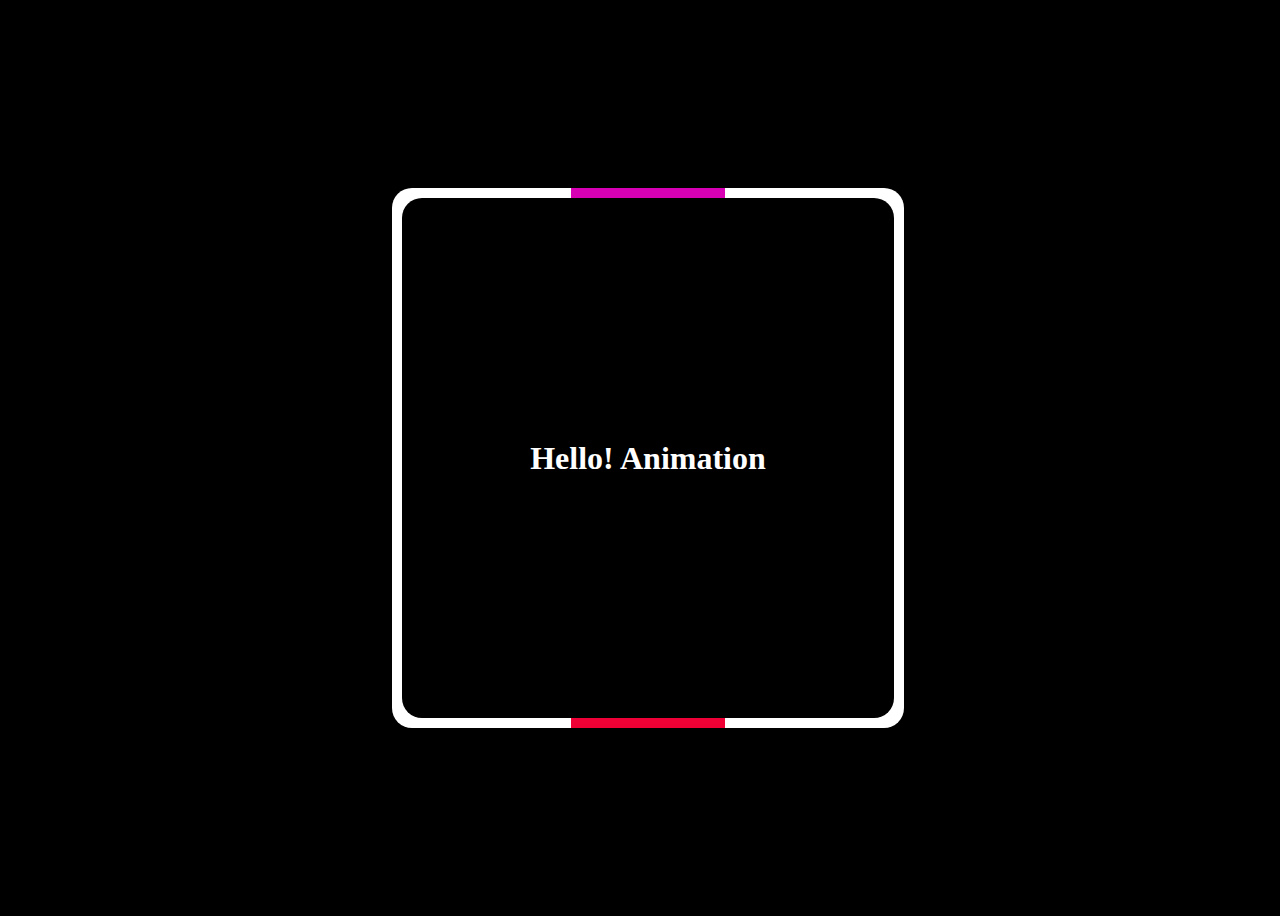
<file: border-animation/index.html>
<!DOCTYPE html>
<html lang="en">
<head>
    <meta charset="UTF-8">
    <meta name="viewport" content="width=device-width, initial-scale=1.0">
    <title>Animation</title>
    <link rel="stylesheet" href="style.css">
</head>
<body>
    
    <div class="container">
        <h1>Hello! Animation</h1>
    </div>

</body>
</html>
</file>
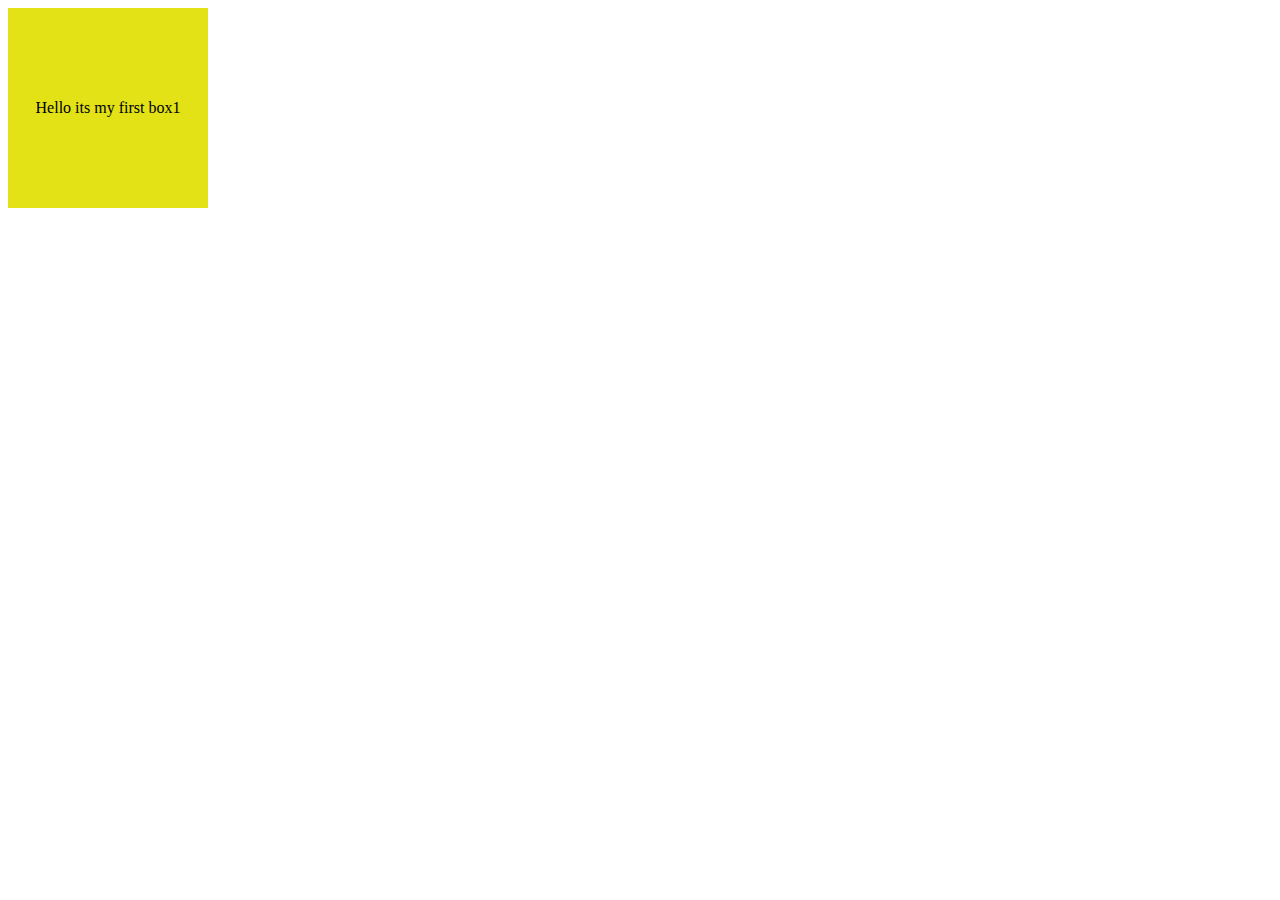
<file: DragAndDrop/index.html>
<!DOCTYPE html>
<html lang="en">
<head>
    <meta charset="UTF-8">
    <meta name="viewport" content="width=device-width, initial-scale=1.0">
    <title>Drag and Drop</title>
    <link href="https://cdn.jsdelivr.net/npm/bootstrap@5.2.3/dist/css/bootstrap.min.css" rel="stylesheet" integrity="sha384-rbsA2VBKQhggwzxH7pPCaAqO46MgnOM80zW1RWuH61DGLwZJEdK2Kadq2F9CUG65" crossorigin="anonymous">
    <style>
        .box {
            background-color: rgb(226, 226, 23);
            position: fixed;
            height: 200px;
            width: 200px;
            display: flex;
            justify-content: center;
            align-items: center;
            cursor: move;
        }
    </style>
</head>
<body>
    

    <div class="cotainer">

        <div class="box" id="card">
            Hello its my first box
        </div>

        <div class="box" >
            Hello its my first box1
        </div>

        
    </div>



    <script src="script.js"></script>
</body>
</html>
</file>
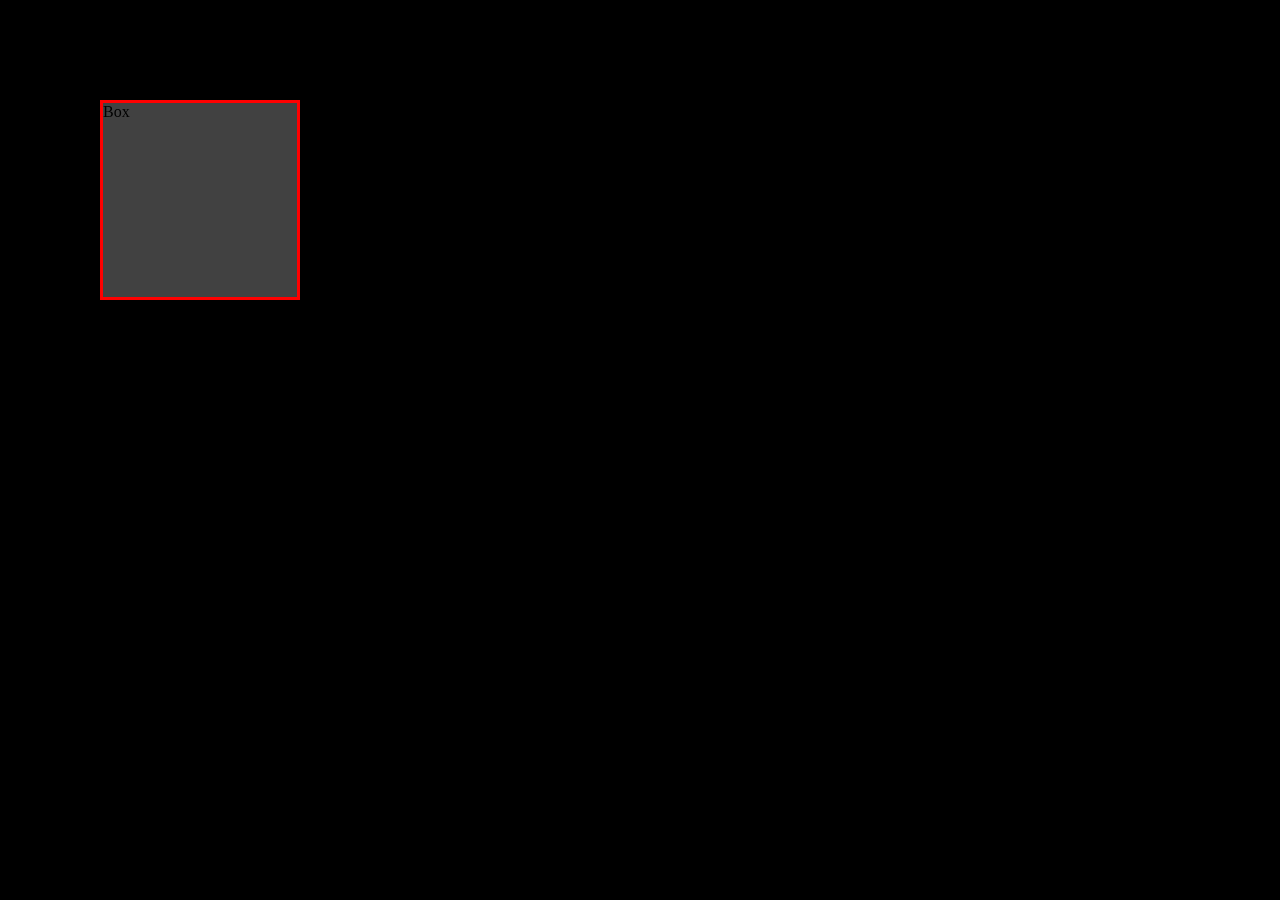
<file: tilted-img/index.html>
<!DOCTYPE html>
<html lang="en">
<head>
    <meta charset="UTF-8">
    <meta name="viewport" content="width=device-width, initial-scale=1.0">
    <title>Box - Rotate</title>

    <style>
        *{
            margin: 0;
            padding: 0;
            box-sizing: border-box;
        }
        
        body{
            width: 100vw;
            height: 100vh;
            background-color: black;
        }
        
        .content {
            width: 400px;
            height: 400px;
            color: white;
            display: flex;
            justify-content: center;
            align-items: center;
        }

        .box {
            width: 200px ;
            height: 200px;
            border: 3px solid red;
            color: black;
            background-color: rgb(65, 65, 65);
        }


    </style>




</head>
<body>
    

    <div class="content">

        <div class="box" data-tilt data-tilt-glare>Box</div>

    </div>

    <script src="tilt.js"></script>
</body>
</html>
</file>
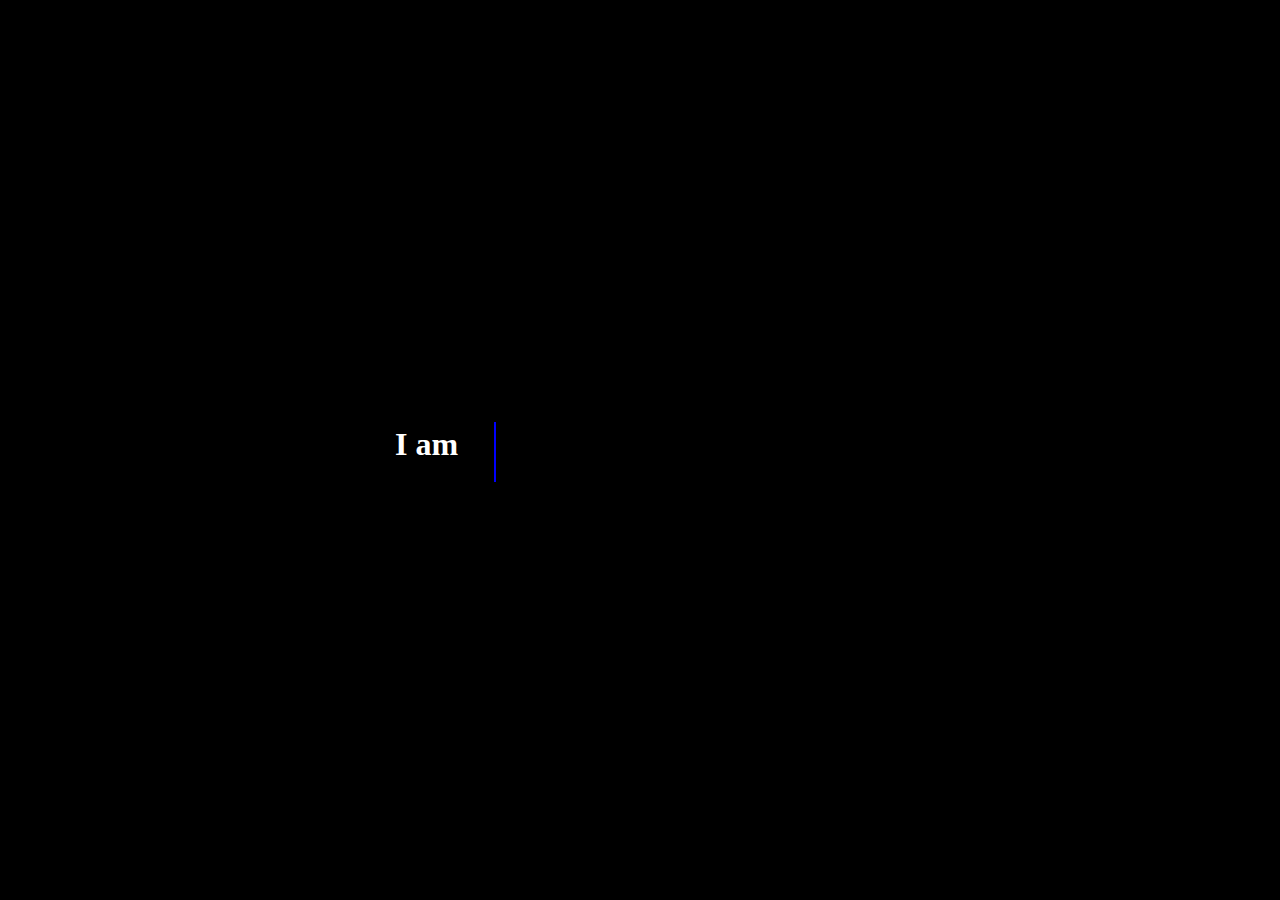
<file: type-animation/index.html>
<!DOCTYPE html>
<html lang="en">
<head>
    <meta charset="UTF-8">
    <meta name="viewport" content="width=device-width, initial-scale=1.0">
    <title>Type-animation</title>
    <link rel="stylesheet" href="style.css">
</head>
<body>
    

    <div class="container">

        <div class="content">
            <h1>I am</h1>

            <ul>
                <li>Web Developer</li>
                <li>Coder</li>
                <li>Gamer</li>
                <li>Cricketer</li>
            </ul>
            <div class="list">
                
            </div>

        </div>
        


    </div>



</body>
</html>
</file>
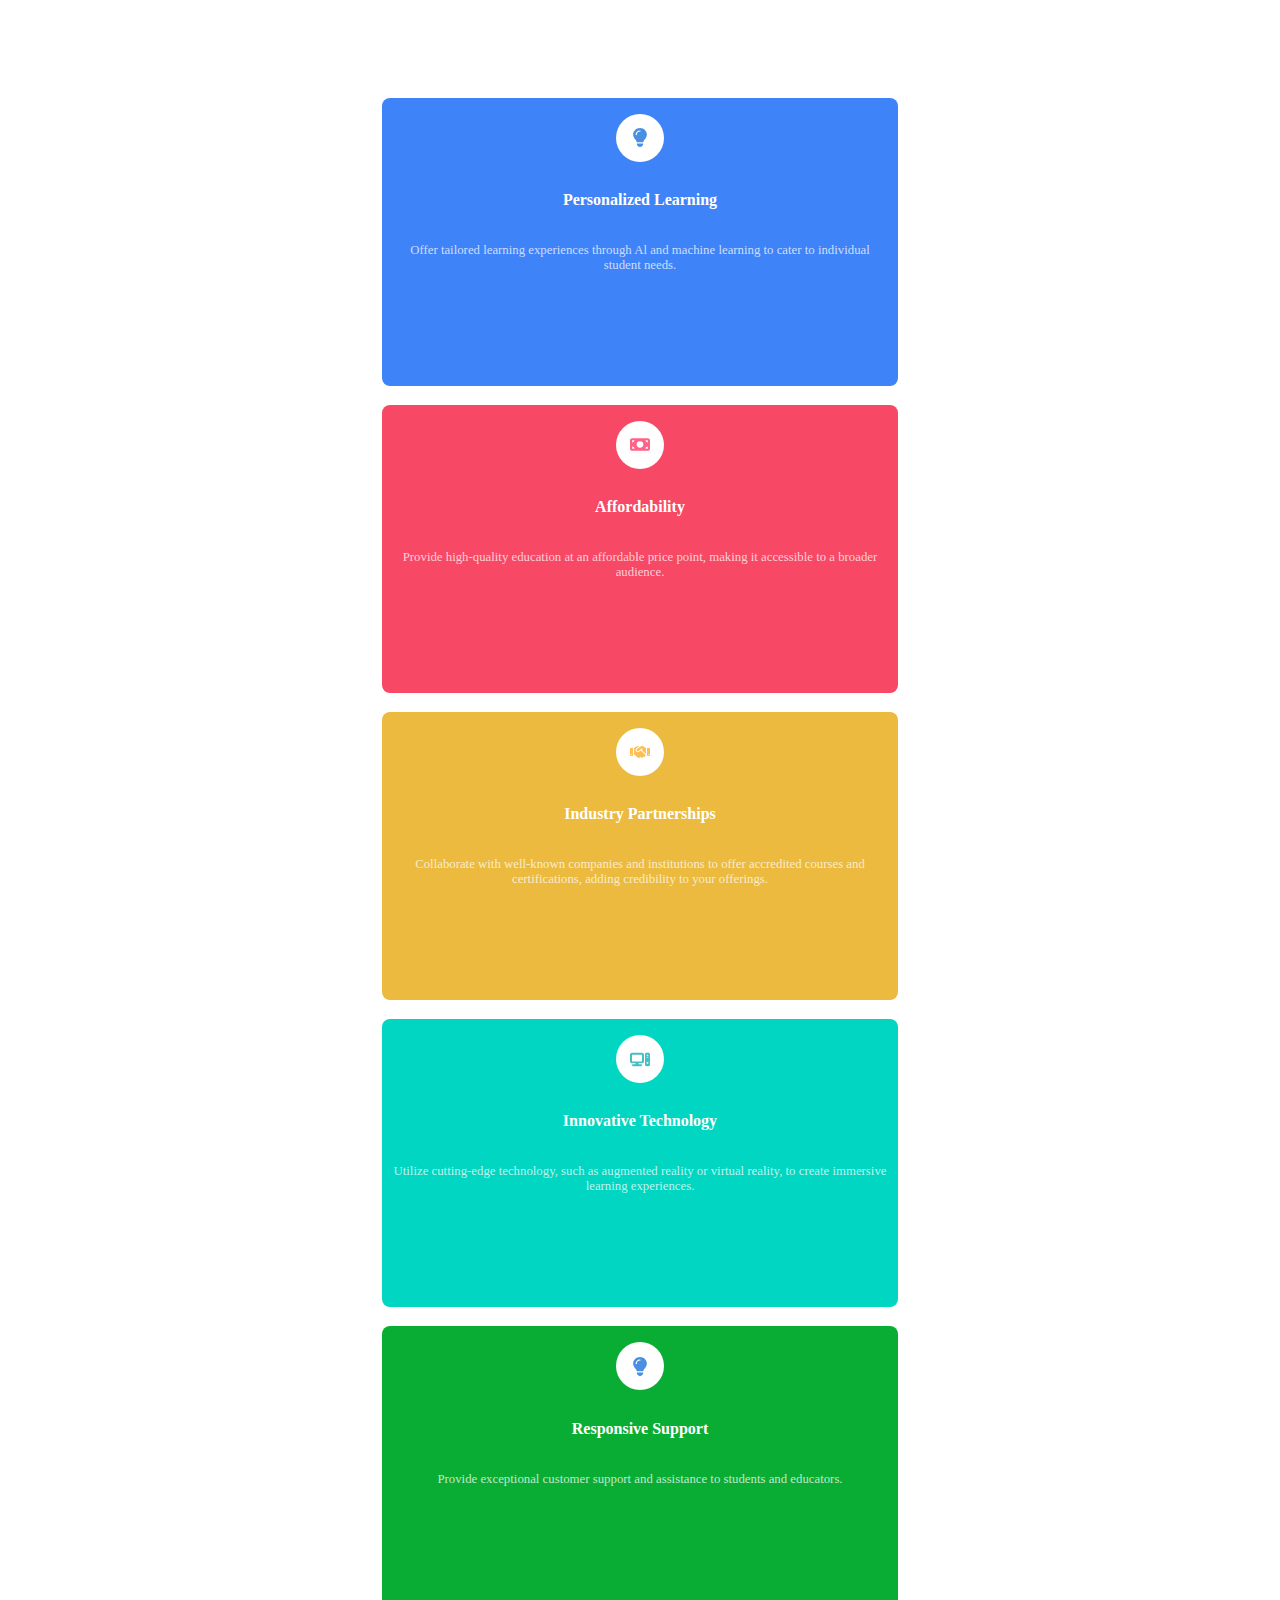
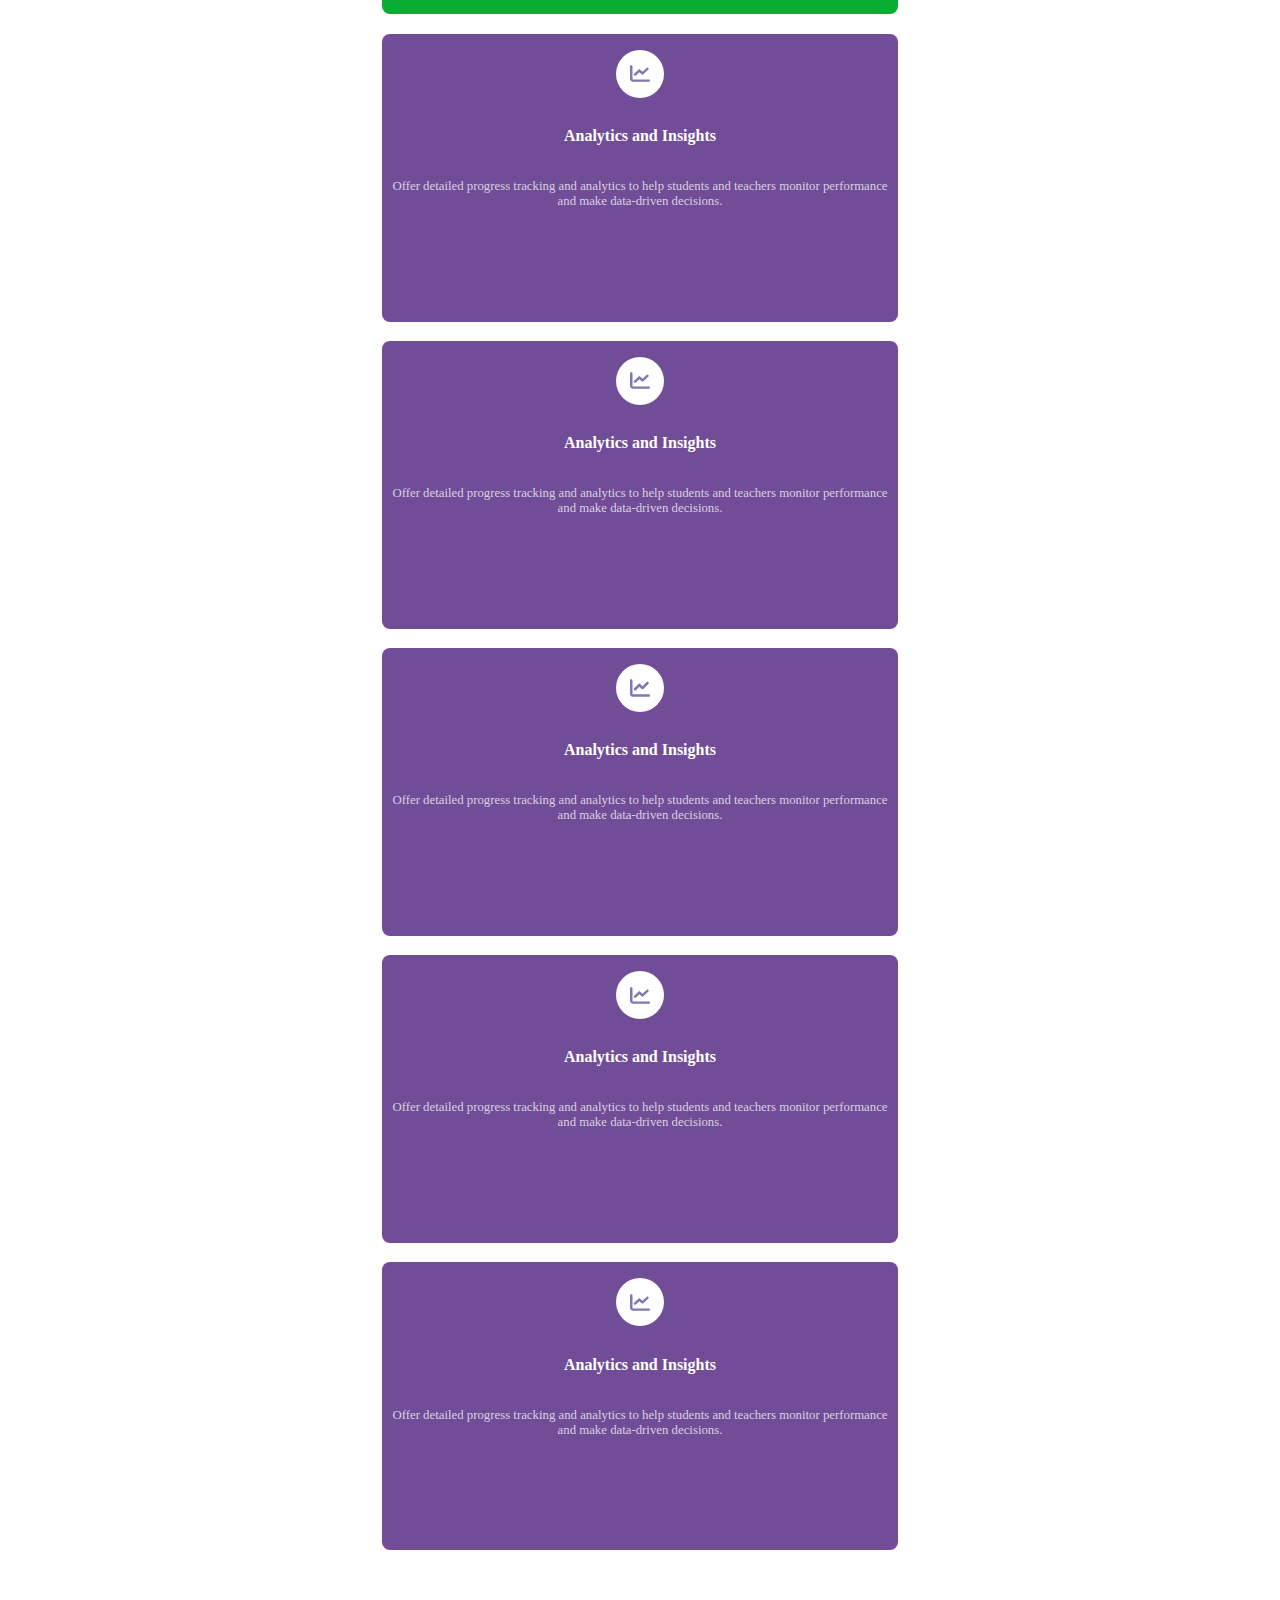
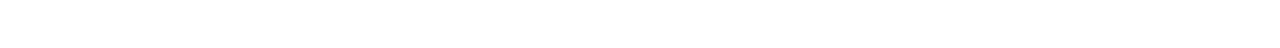
<file: scroll-then-animation/inex.html>
<!DOCTYPE html>
<html lang="en">
<head>
    <meta charset="UTF-8">
    <meta name="viewport" content="width=device-width, initial-scale=1.0">
    <title>Document</title>
    <link rel="stylesheet" href="style.css">
</head>
<body>

    <div class="footer-card">
        <div class="card" id="card1">
            <div class="footer-img-box">
                <img src="./images/PersonalizedLearn.svg" alt="">
            </div>
            <div class="footer-content-box">
                <h2>Personalized Learning</h2>
                <p>
                    Offer tailored learning experiences through Al and machine learning to cater to individual student
                    needs.</p>
            </div>
    
        </div>
    
        <div class="card" id="card2">
            <div class="footer-img-box">
                <img src="./images/Affordability.svg" alt="">
            </div>
            <div class="footer-content-box">
                <h2>Affordability</h2>
                <p>
                    Provide high-quality education at an affordable price point, making it accessible to a broader audience.
                </p>
            </div>
    
        </div>
    
        <div class="card" id="card3">
            <div class="footer-img-box">
                <img src="./images/IndustryPatner.svg" alt="">
            </div>
            <div class="footer-content-box">
                <h2>Industry Partnerships</h2>
                <p>
                    Collaborate with well-known companies and institutions to offer accredited courses and certifications,
                    adding credibility to your offerings.</p>
            </div>
    
        </div>
    
        <div class="card" id="card4">
            <div class="footer-img-box">
                <img src="./images/InnovativeTech.svg" alt="">
            </div>
            <div class="footer-content-box">
                <h2>Innovative Technology</h2>
                <p>
                    Utilize cutting-edge technology, such as augmented reality or virtual reality, to create immersive
                    learning experiences.</p>
            </div>
    
        </div>
    
    
        <div class="card" id="card5">
            <div class="footer-img-box">
                <img src="./images/PersonalizedLearn.svg" alt="">
            </div>
            <div class="footer-content-box">
                <h2>Responsive Support</h2>
                <div class="features-desc">
                    <p>
                        Provide exceptional customer support and assistance to students and educators.</p>
                </div>
            </div>
    
        </div>
    
        <div class="card" id="card6">
            <div class="footer-img-box">
                <img src="./images/Analytics.svg" alt="">
            </div>
            <div class="footer-content-box">
                <h2>Analytics and Insights</h2>
                <p>
                    Offer detailed progress tracking and analytics to help students and teachers monitor performance and
                    make data-driven decisions.</p>
            </div>
    
        </div>



        <div class="card" id="card6">
            <div class="footer-img-box">
                <img src="./images/Analytics.svg" alt="">
            </div>
            <div class="footer-content-box">
                <h2>Analytics and Insights</h2>
                <p>
                    Offer detailed progress tracking and analytics to help students and teachers monitor performance and
                    make data-driven decisions.</p>
            </div>
    
        </div>



        <div class="card" id="card6">
            <div class="footer-img-box">
                <img src="./images/Analytics.svg" alt="">
            </div>
            <div class="footer-content-box">
                <h2>Analytics and Insights</h2>
                <p>
                    Offer detailed progress tracking and analytics to help students and teachers monitor performance and
                    make data-driven decisions.</p>
            </div>
    
        </div>





        <div class="card" id="card6">
            <div class="footer-img-box">
                <img src="./images/Analytics.svg" alt="">
            </div>
            <div class="footer-content-box">
                <h2>Analytics and Insights</h2>
                <p>
                    Offer detailed progress tracking and analytics to help students and teachers monitor performance and
                    make data-driven decisions.</p>
            </div>
    
        </div>




        <div class="card" id="card6">
            <div class="footer-img-box">
                <img src="./images/Analytics.svg" alt="">
            </div>
            <div class="footer-content-box">
                <h2>Analytics and Insights</h2>
                <p>
                    Offer detailed progress tracking and analytics to help students and teachers monitor performance and
                    make data-driven decisions.</p>
            </div>
    
        </div>
    </div>
    


    <script src="script.js"></script>
</body>
</html>
</file>
<file: border-animation/style.css>
*{
    background-color: black;
    box-sizing: border-box;
}

body{
    display: flex;
    padding: 3px auto;
    background-color: rgb(0, 0, 0);
    justify-content: center;
    align-items: center;
    width: 100vw;
    height: 100vh;
}

.container{
    background-color: white;
    justify-content: center;
    align-items: center;
    padding: 10px;
    height: 60vh;
    width: 40vw;
    display: flex;
    flex-direction: row;
    border-radius: 20px;
    position: relative;
    overflow: hidden;
}

.container::before{
    content: '';
    position:absolute;
    background: linear-gradient(#cd00e8, #f90000);
    width: 30%;
    height: 180%;
    animation: rotate 5s linear infinite;
}

@keyframes rotate {
    0%{
        transform: rotate(0deg);
    }
    
    100%{
        transform: rotate(360deg);
    }
}

.container::after{
    content: '';
    position: absolute;
    background-color: black;
    inset: 10px;
    border-radius: 20px;
}

.container h1{
    z-index: 2;
    /* background-color: white; */
    color: white;
}
</file>
<file: type-animation/style.css>
*{
    margin: 0;
    padding: 0;
    box-sizing: border-box;

    background-color: black;

    color: white;
}

body{
    width: 100vw;
    height: 100vh;
    display: flex;
    justify-content: center;
    align-items: center;
}

.container{
    display: flex;
    flex-direction: column;
    justify-content: center;
    align-items: center;
    /* border: 4px solid red; */
    width: 50%;
    height: 50%;
    gap: 4rem;
}

.content{
    /* padding: 20px; */
    /* border: 3px solid aqua; */
    display: flex;
    flex-direction: row;
    justify-content: start;
    align-items: start;
    gap: 2rem;
}

.content h1{
    padding-top: 0.5rem;
    font-size:2rem;
}

ul{
    list-style: none;

    /* border: 3px solid red; */

     height: 4rem;
     padding: 0 1rem;
     overflow: hidden;
    padding: 0.25rem;
}



ul li{
    font-size: 3.4rem;
    font-weight: bold;
    color: red;
    top: 0;
    animation: moveUp 11s steps(4) infinite;
    position: relative;
}

@keyframes moveUp {
    100%{

        top: -270px;
    }
    
}

ul li::after{
    content: " ";
    position: absolute;
    background-color: black;
    left: 0;
    width: 100%;
    height: 100%;
    border-left: 2px solid blue;
    animation: slideLeft 3s steps(10) infinite;
}

@keyframes slideLeft {
    40%,
    60%{
        left: calc(100%);
    }
    100%{
        left: 0;
    }
    
}
</file>
<file: scroll-then-animation/style.css>
.footer-card{
    display: flex;
    flex-direction: column;
    justify-content: center;
    align-items: center;
    padding: 5rem 2rem;
}

.card{
    width: 40vmax;
    height: 20vmax;
    display: flex;
    flex-direction: column;
    align-items: center;
    text-align: center;
    gap: 1rem;
    border-radius: 8px;
    padding: 1rem 0.1rem;
    margin: 0.6rem;
    color: white;
}


.footer-img-box{
    display: flex;
    justify-content: center;
    align-items: center;
    width: 3rem;
    height: 3rem;
    background-color: white;
    border-radius: 50%;
    overflow: hidden;
    border: none;
}

.footer-img-box img{
    width: 40%;
    height: 40%;  
}

.footer-content-box{
    display: flex;
    flex-direction: column;
    justify-content: center;
    align-items: center;
}


.footer-content-box h2{
    font-size: 1rem;
}

.footer-content-box p{
    padding: 0.5rem 0.5rem;
    font-size: 0.8rem;
    text-decoration:wavy;
    font-weight: 500;
    color: rgba(255, 255, 255, 0.741);
}

#card1{
   
    background-color: #3f83f8;
}

.card.show {
    background-color: #3f83f8;
    animation: scaleIn 3s forwards; /* Apply the animation */
  }
  
  /* Define the keyframes for the animation */
  @keyframes scaleIn {
    from {
      transform: scale(0.3); /* Start from a very small size */
    }
    to {
      transform: scale(1); /* End at the original size */
    }
  }




#card2{
    background-color: rgba(245, 14, 52, 0.76);
}

#card3{
    background-color: rgb(235, 186, 62);
}

#card4{
    background-color: rgb(0, 214, 193);
}

#card5{
    background-color: rgb(10, 173, 51);
}

#card6{
    background-color: rgb(113, 77, 151);
}
</file>
